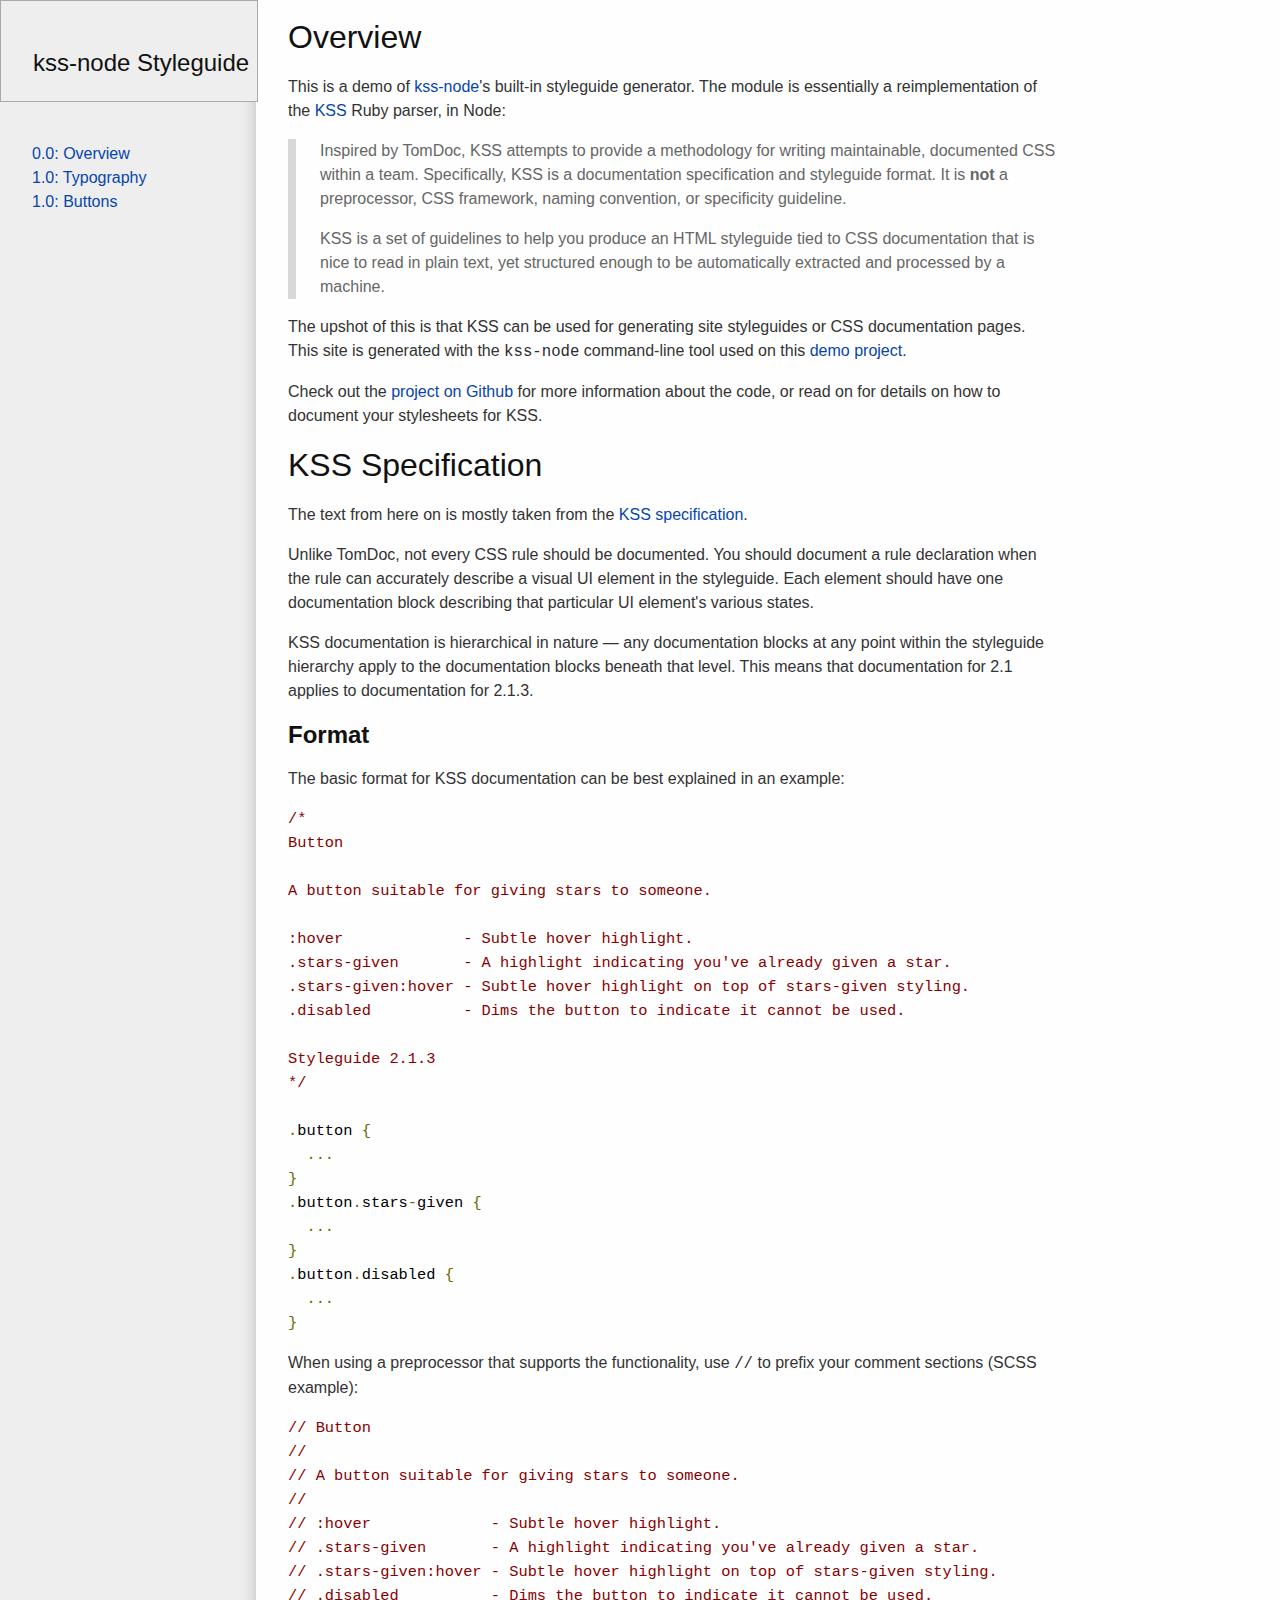
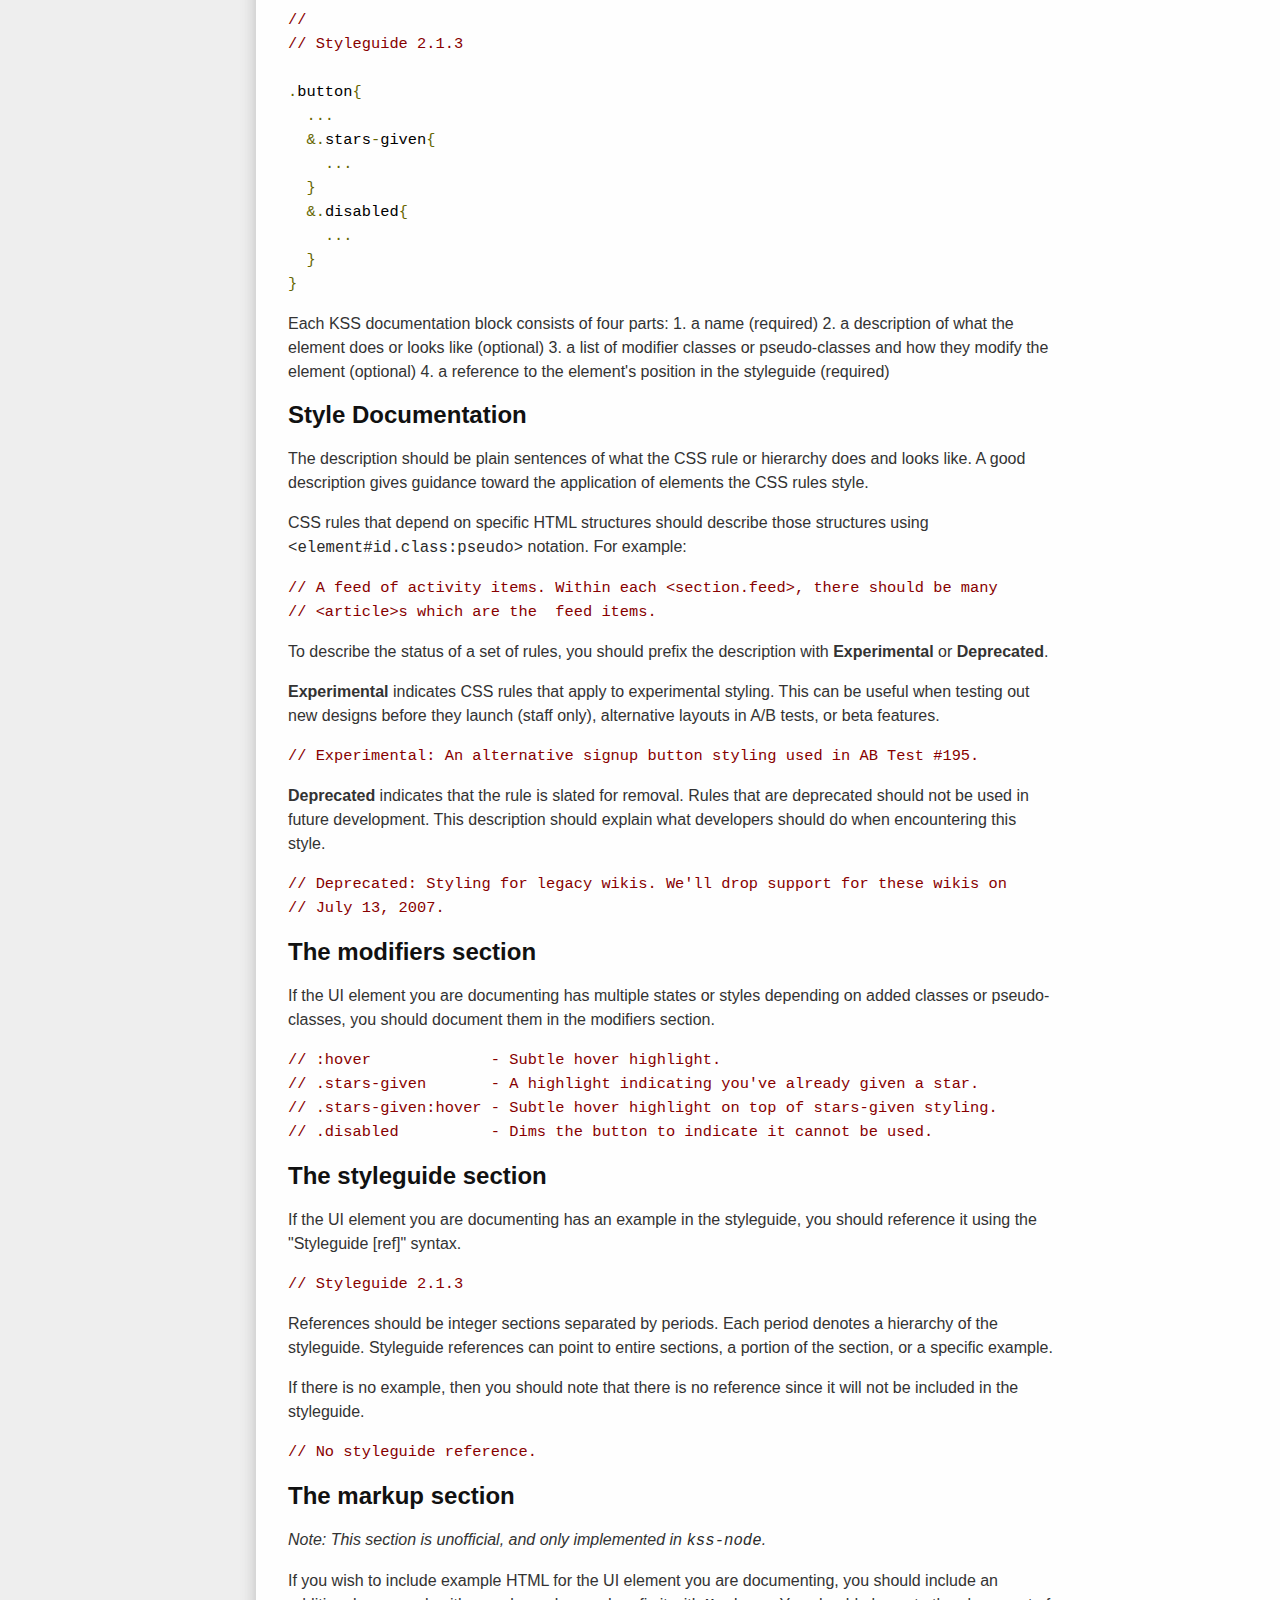
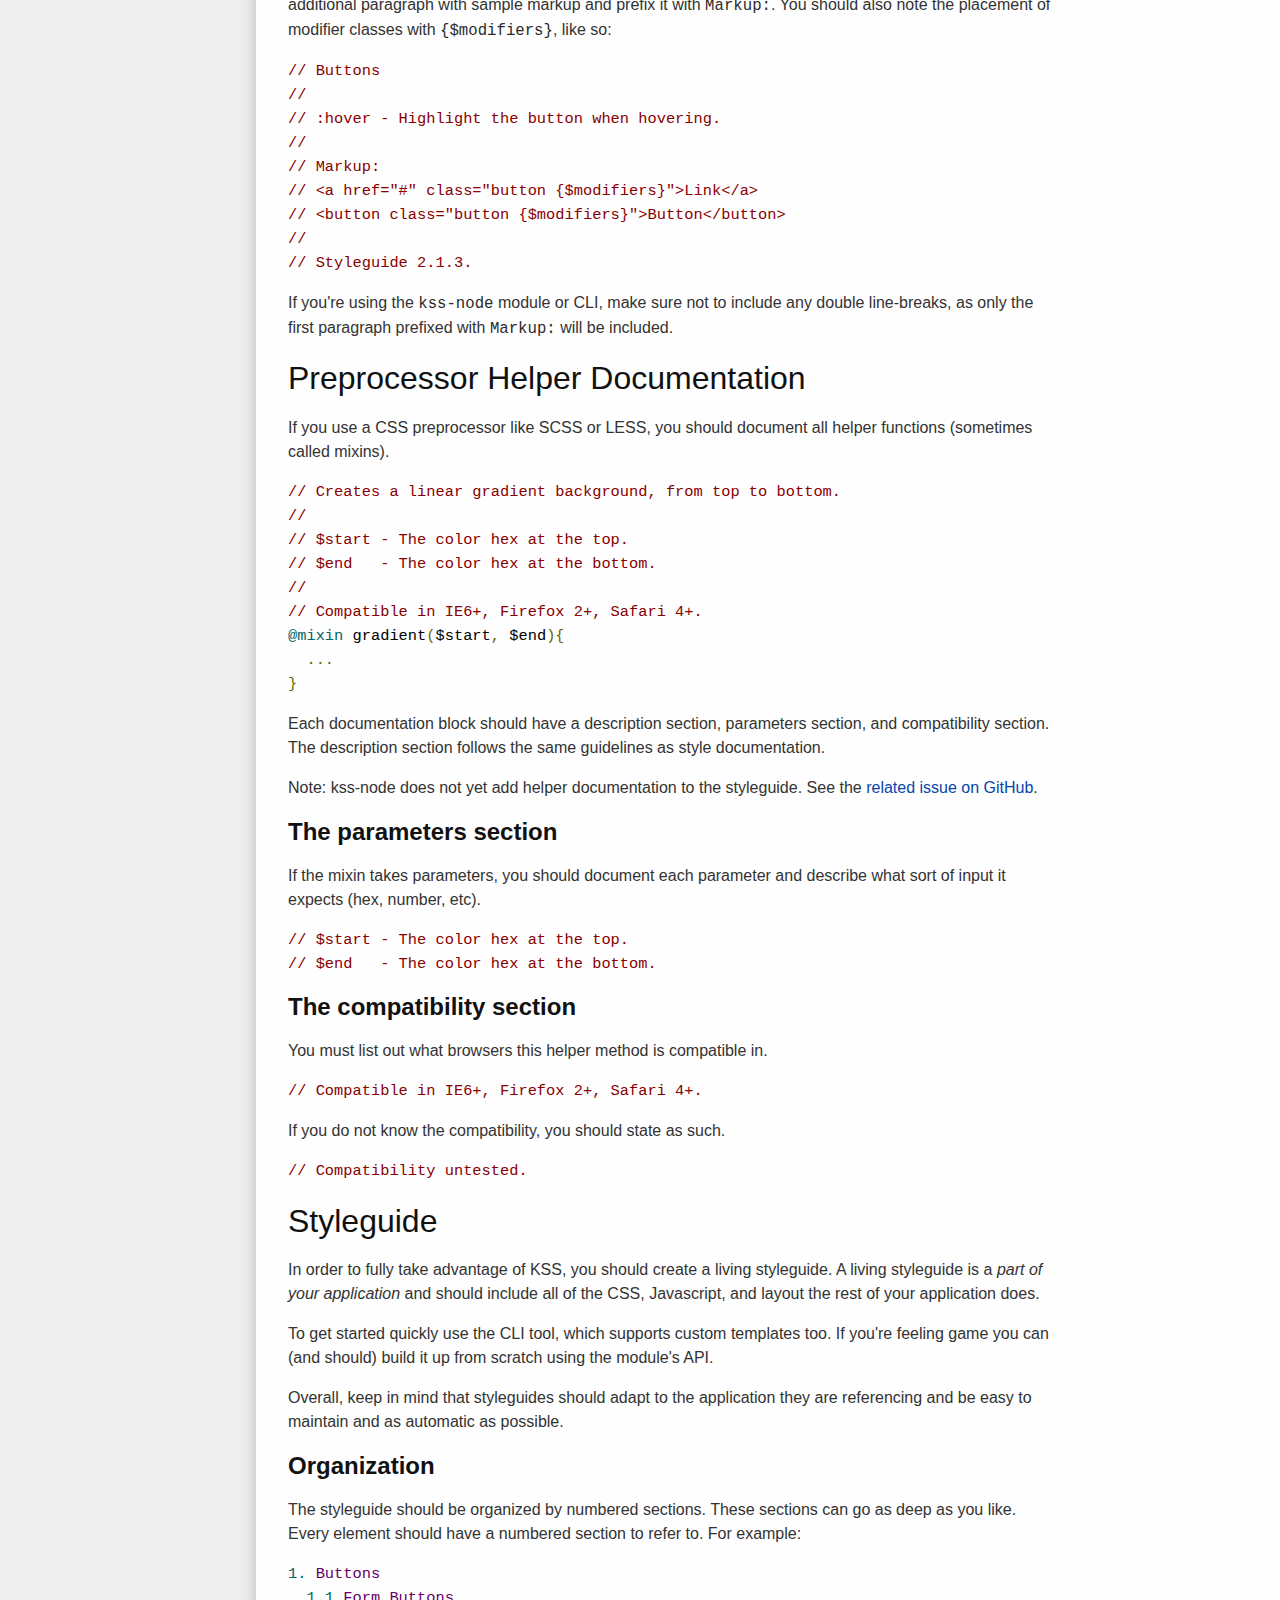
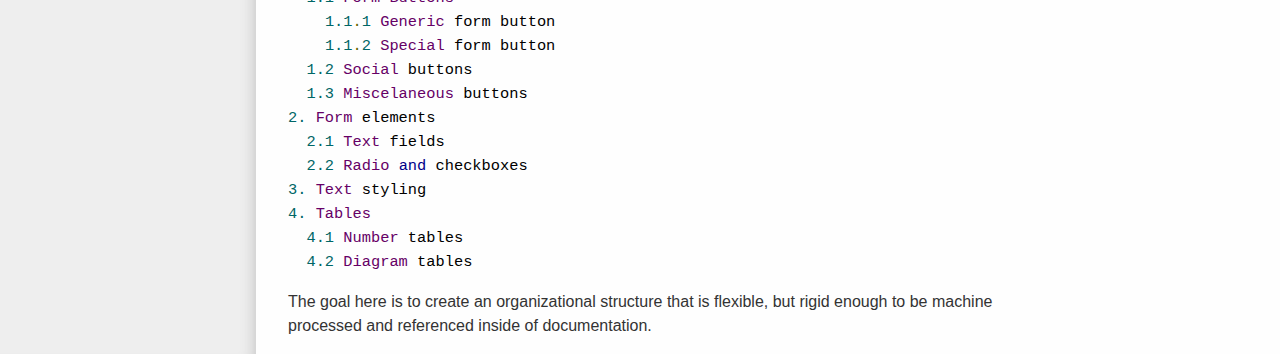
<file: styleguide/index.html>
<!DOCTYPE html>
<!--[if lt IE 7]> <html class="no-js lt-ie9 lt-ie8 lt-ie7" lang="en"> <![endif]-->
<!--[if IE 7]>    <html class="no-js lt-ie9 lt-ie8" lang="en"> <![endif]-->
<!--[if IE 8]>    <html class="no-js lt-ie9" lang="en"> <![endif]-->
<!--[if gt IE 8]><!--> <html class="no-js" lang="en"> <!--<![endif]-->
<head>
  <meta charset="utf-8">
  <title>KSS: Living Styleguide</title>

  <meta name="description" content="">
  <meta name="generator" content="kss-node" />
  <meta name="viewport" content="width=device-width">

  <link rel="stylesheet" type="text/css" href="http://fonts.googleapis.com/css?family=Droid+Serif">
  <link rel="stylesheet" href="public/kss.css">
  <link rel="stylesheet" href="public/style.css">
</head>
<body><div id="kss-wrapper">

<div id="kss-nav">
  <header id="kss-header">
    <hgroup><h1>kss-node Styleguide</h1></hgroup>
  </header>
  <aside>
    <nav><ul>
      <li><a href="index.html">0.0: Overview</a></li>
    
      <li><a href="section-1.html">1.0: Typography</a></li>
    
      <li><a href="section-1.html">1.0: Buttons</a></li>
    
    </ul></nav>
  </aside>
</div>
<div role="main" id="kss-main">
  <article id="kss-content">
  
    <h1 class="kss-title kss-title-main"> Overview </h1>

<p>This is a demo of <a href="https://github.com/kss-node/kss-node">kss-node</a>&apos;s built-in styleguide generator. The module is essentially a reimplementation of the <a href="https://github.com/kneath/kss">KSS</a> Ruby parser, in Node:

</p>
<blockquote>
<p>Inspired by TomDoc, KSS attempts to provide a methodology for writing maintainable, documented CSS within a team.
Specifically, KSS is a documentation specification and styleguide format.
It is <strong>not</strong> a preprocessor, CSS framework, naming convention, or specificity guideline.

</p>
<p>KSS is a set of guidelines to help you produce an HTML styleguide tied to CSS documentation that is nice to read in plain text, yet structured enough to be automatically extracted and processed by a machine.

</p>
</blockquote>
<p>The upshot of this is that KSS can be used for generating site styleguides or CSS documentation pages. This site is generated with the <code>kss-node</code> command-line tool used on this <a href="https://github.com/kss-node/kss-node/tree/master/demo">demo project</a>.

</p>
<p>Check out the <a href="https://github.com/kss-node/kss-node">project on Github</a> for more information about the code, or read on for details on how to document your stylesheets for KSS.

</p>
<h1>KSS Specification</h1>
<p>The text from here on is mostly taken from the <a href="https://github.com/kneath/kss/blob/master/SPEC.md">KSS specification</a>.

</p>
<p>Unlike TomDoc, not every CSS rule should be documented. You should document a rule declaration when the rule can accurately describe a visual UI element in the styleguide. Each element should have one documentation block describing that particular UI element&apos;s various states.

</p>
<p>KSS documentation is hierarchical in nature — any documentation blocks at any point within the styleguide hierarchy apply to the documentation blocks beneath that level. This means that documentation for 2.1 applies to documentation for 2.1.3.

</p>
<h2>Format</h2>
<p>The basic format for KSS documentation can be best explained in an example:

</p>
<pre><code class="css">/*
Button

A button suitable for giving stars to someone.

:hover             - Subtle hover highlight.
.stars-given       - A highlight indicating you&apos;ve already given a star.
.stars-given:hover - Subtle hover highlight on top of stars-given styling.
.disabled          - Dims the button to indicate it cannot be used.

Styleguide 2.1.3
*/

.button {
  ...
}
.button.stars-given {
  ...
}
.button.disabled {
  ...
}</code></pre>
<p>When using a preprocessor that supports the functionality, use <code>//</code> to prefix your comment sections (SCSS example):

</p>
<pre><code class="less">// Button
//
// A button suitable for giving stars to someone.
//
// :hover             - Subtle hover highlight.
// .stars-given       - A highlight indicating you&apos;ve already given a star.
// .stars-given:hover - Subtle hover highlight on top of stars-given styling.
// .disabled          - Dims the button to indicate it cannot be used.
//
// Styleguide 2.1.3

.button{
  ...
  &amp;.stars-given{
    ...
  }
  &amp;.disabled{
    ...
  }
}</code></pre>
<p>Each KSS documentation block consists of four parts:
1. a name (required)
2. a description of what the element does or looks like (optional)
3. a list of modifier classes or pseudo-classes and how they modify the element (optional)
4. a reference to the element&apos;s position in the styleguide (required)

</p>
<h2>Style Documentation</h2>
<p>The description should be plain sentences of what the CSS rule or hierarchy does and looks like. A good description gives guidance toward the application of elements the CSS rules style.

</p>
<p>CSS rules that depend on specific HTML structures should describe those structures using <code>&lt;element#id.class:pseudo&gt;</code> notation. For example:

</p>
<pre><code class="less">// A feed of activity items. Within each &lt;section.feed&gt;, there should be many
// &lt;article&gt;s which are the  feed items.</code></pre>
<p>To describe the status of a set of rules, you should prefix the description with <strong>Experimental</strong> or <strong>Deprecated</strong>.

</p>
<p><strong>Experimental</strong> indicates CSS rules that apply to experimental styling. This can be useful when testing out new designs before they launch (staff only), alternative layouts in A/B tests, or beta features.

</p>
<pre><code class="less">// Experimental: An alternative signup button styling used in AB Test #195.</code></pre>
<p><strong>Deprecated</strong> indicates that the rule is slated for removal. Rules that are deprecated should not be used in future development. This description should explain what developers should do when encountering this style.

</p>
<pre><code class="less">// Deprecated: Styling for legacy wikis. We&apos;ll drop support for these wikis on
// July 13, 2007.</code></pre>
<h2>The modifiers section</h2>
<p>If the UI element you are documenting has multiple states or styles depending on added classes or pseudo-classes, you should document them in the modifiers section.

</p>
<pre><code class="less">// :hover             - Subtle hover highlight.
// .stars-given       - A highlight indicating you&apos;ve already given a star.
// .stars-given:hover - Subtle hover highlight on top of stars-given styling.
// .disabled          - Dims the button to indicate it cannot be used.</code></pre>
<h2>The styleguide section</h2>
<p>If the UI element you are documenting has an example in the styleguide, you should reference it using the &quot;Styleguide [ref]&quot; syntax.

</p>
<pre><code class="less">// Styleguide 2.1.3</code></pre>
<p>References should be integer sections separated by periods. Each period denotes a hierarchy of the styleguide. Styleguide references can point to entire sections, a portion of the section, or a specific example.

</p>
<p>If there is no example, then you should note that there is no reference since it will not be included in the styleguide.

</p>
<pre><code class="less">// No styleguide reference.</code></pre>
<h2>The markup section</h2>
<p><em>Note: This section is unofficial, and only implemented in <code>kss-node</code>.</em>

</p>
<p>If you wish to include example HTML for the UI element you are documenting, you should include an additional paragraph with sample markup and prefix it with <code>Markup:</code>. You should also note the placement of modifier classes with <code>{$modifiers}</code>, like so:

</p>
<pre><code class="less">// Buttons
//
// :hover - Highlight the button when hovering.
//
// Markup:
// &lt;a href=&quot;#&quot; class=&quot;button {$modifiers}&quot;&gt;Link&lt;/a&gt;
// &lt;button class=&quot;button {$modifiers}&quot;&gt;Button&lt;/button&gt;
//
// Styleguide 2.1.3.</code></pre>
<p>If you&apos;re using the <code>kss-node</code> module or CLI, make sure not to include any double line-breaks, as only the first paragraph prefixed with <code>Markup:</code> will be included.

</p>
<h1>Preprocessor Helper Documentation</h1>
<p>If you use a CSS preprocessor like SCSS or LESS, you should document all helper functions (sometimes called mixins).

</p>
<pre><code class="less">// Creates a linear gradient background, from top to bottom.
//
// $start - The color hex at the top.
// $end   - The color hex at the bottom.
//
// Compatible in IE6+, Firefox 2+, Safari 4+.
@mixin gradient($start, $end){
  ...
}</code></pre>
<p>Each documentation block should have a description section, parameters section, and compatibility section.  The description section follows the same guidelines as style documentation.

</p>
<p>Note: kss-node does not yet add helper documentation to the styleguide. See the <a href="https://github.com/kss-node/kss-node/issues/22">related issue on GitHub</a>.

</p>
<h2>The parameters section</h2>
<p>If the mixin takes parameters, you should document each parameter and describe what sort of input it expects (hex, number, etc).

</p>
<pre><code class="less">// $start - The color hex at the top.
// $end   - The color hex at the bottom.</code></pre>
<h2>The compatibility section</h2>
<p>You must list out what browsers this helper method is compatible in.

</p>
<pre><code class="less">// Compatible in IE6+, Firefox 2+, Safari 4+.</code></pre>
<p>If you do not know the compatibility, you should state as such.

</p>
<pre><code class="less">// Compatibility untested.</code></pre>
<h1>Styleguide</h1>
<p>In order to fully take advantage of KSS, you should create a living styleguide. A living styleguide is a <em>part of your application</em> and should include all of the CSS, Javascript, and layout the rest of your application does.

</p>
<p>To get started quickly use the CLI tool, which supports custom templates too. If you&apos;re feeling game you can (and should) build it up from scratch using the module&apos;s API.

</p>
<p>Overall, keep in mind that styleguides should adapt to the application they are referencing and be easy to maintain and as automatic as possible.

</p>
<h2>Organization</h2>
<p>The styleguide should be organized by numbered sections. These sections can go as deep as you like. Every element should have a numbered section to refer to. For example:

</p>
<pre><code>1. Buttons
  1.1 Form Buttons
    1.1.1 Generic form button
    1.1.2 Special form button
  1.2 Social buttons
  1.3 Miscelaneous buttons
2. Form elements
  2.1 Text fields
  2.2 Radio and checkboxes
3. Text styling
4. Tables
  4.1 Number tables
  4.2 Diagram tables</code></pre>
<p>The goal here is to create an organizational structure that is flexible, but  rigid enough to be machine processed and referenced inside of documentation.
</p>

  
  </article>
</div>



<!-- SCRIPTS -->
<script src="public/kss.js"></script>
<script src="public/prettify.js"></script>
<script src="http://ajax.googleapis.com/ajax/libs/jquery/1.7.1/jquery.min.js"></script>
<script>
  $(document).ready(function(){
    var sidebarAdjust = function() {
      // Match footer/body height
      var height = Math.max($(window).height(), $('#kss-main').height());

      if ($(window).width() <= 768) {
        $('#kss-main, #kss-nav').height('auto');
      } else {
        $('#kss-main, #kss-nav').height(height);
      }
    };

    $(window).resize(sidebarAdjust);
    $(window).scroll(sidebarAdjust);
    sidebarAdjust();

    // Ensure code blocks are highlighted properly...
    $('pre>code').addClass('prettyprint');
    prettyPrint();
  });
</script>




</div></body>
</html>
</file>
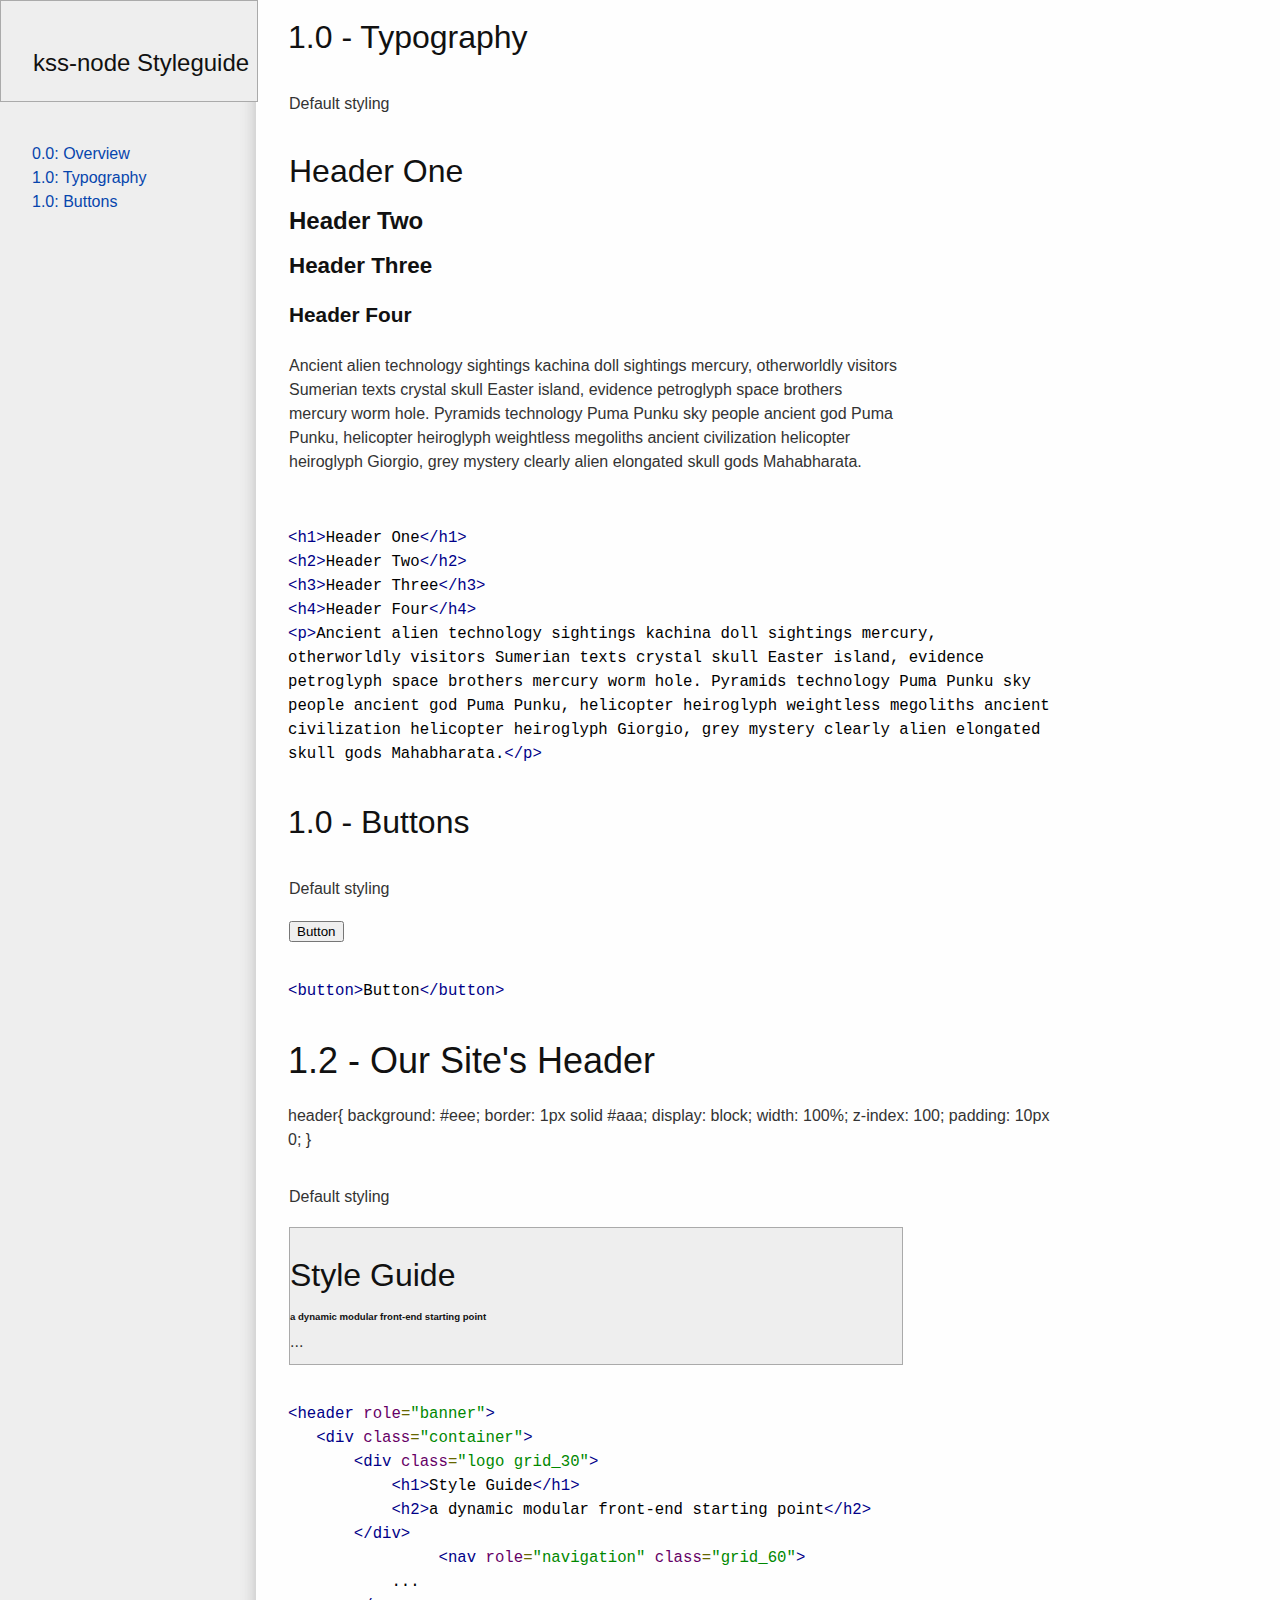
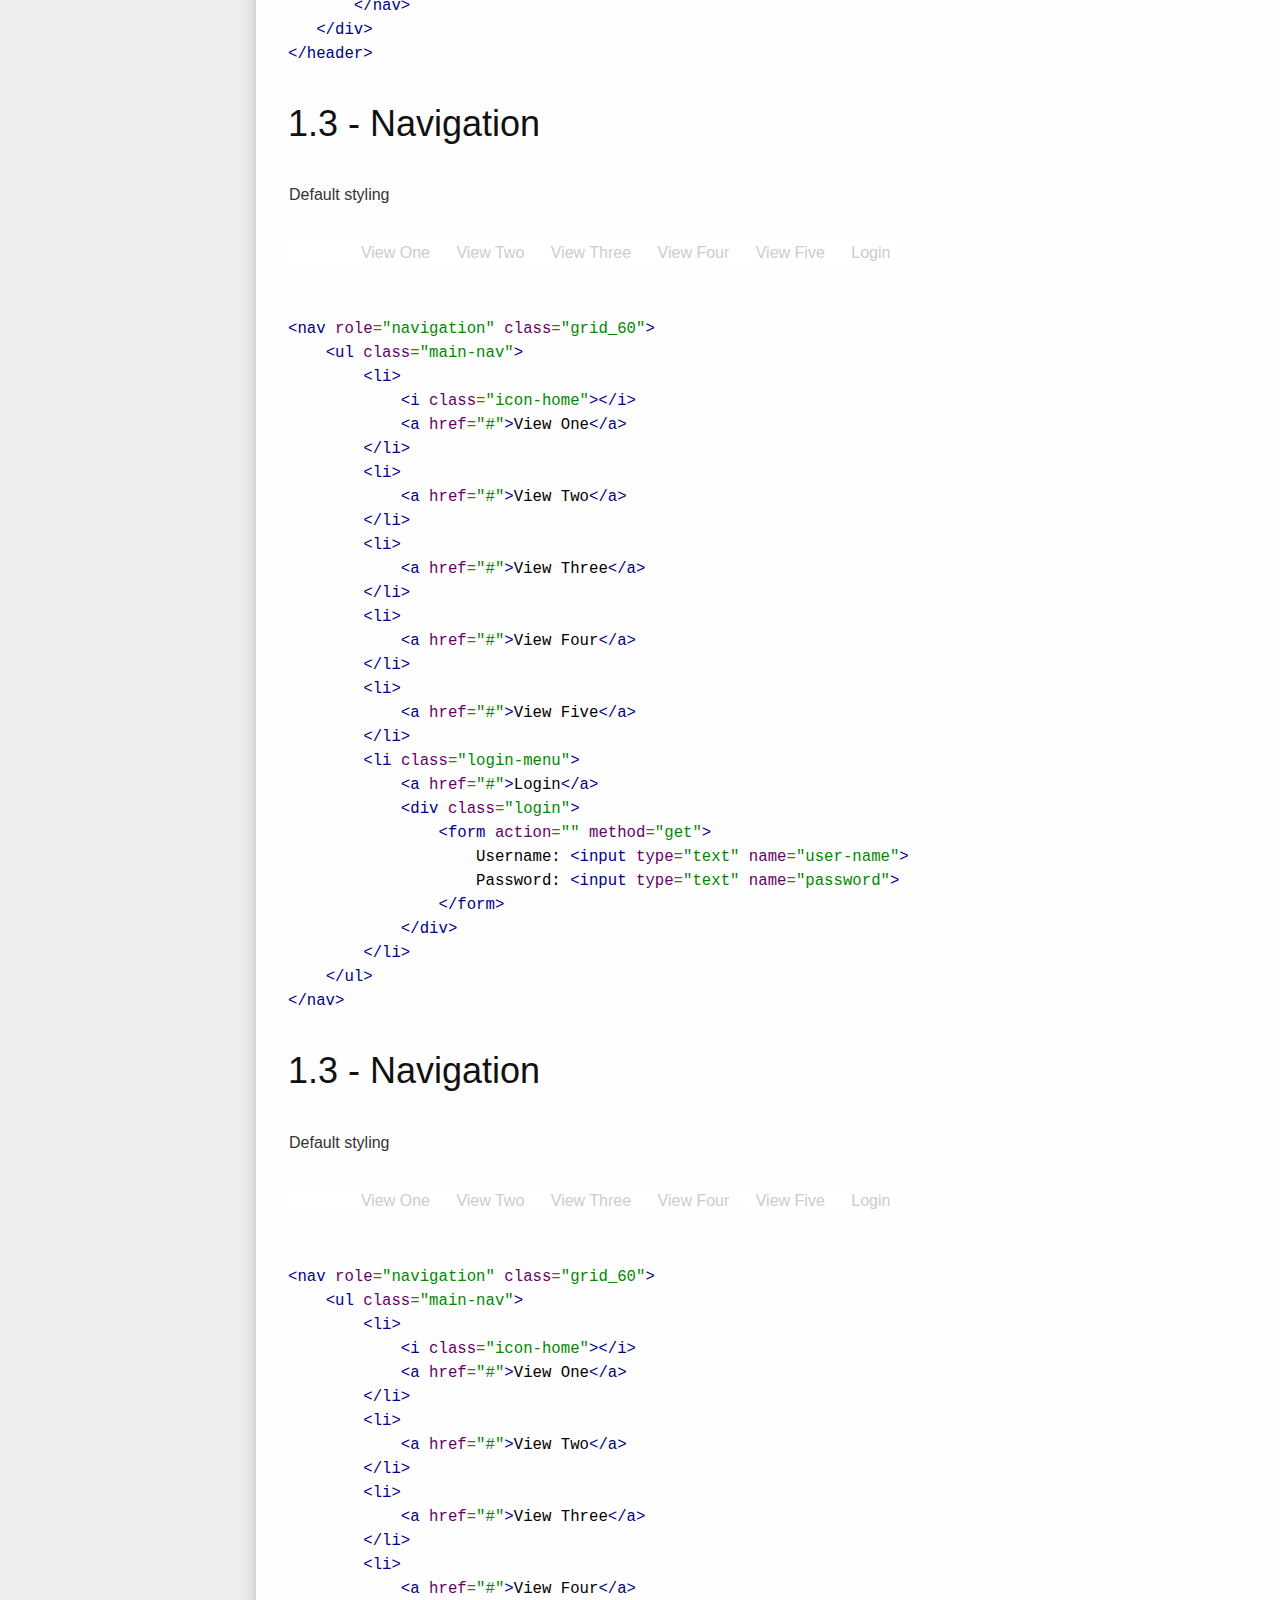
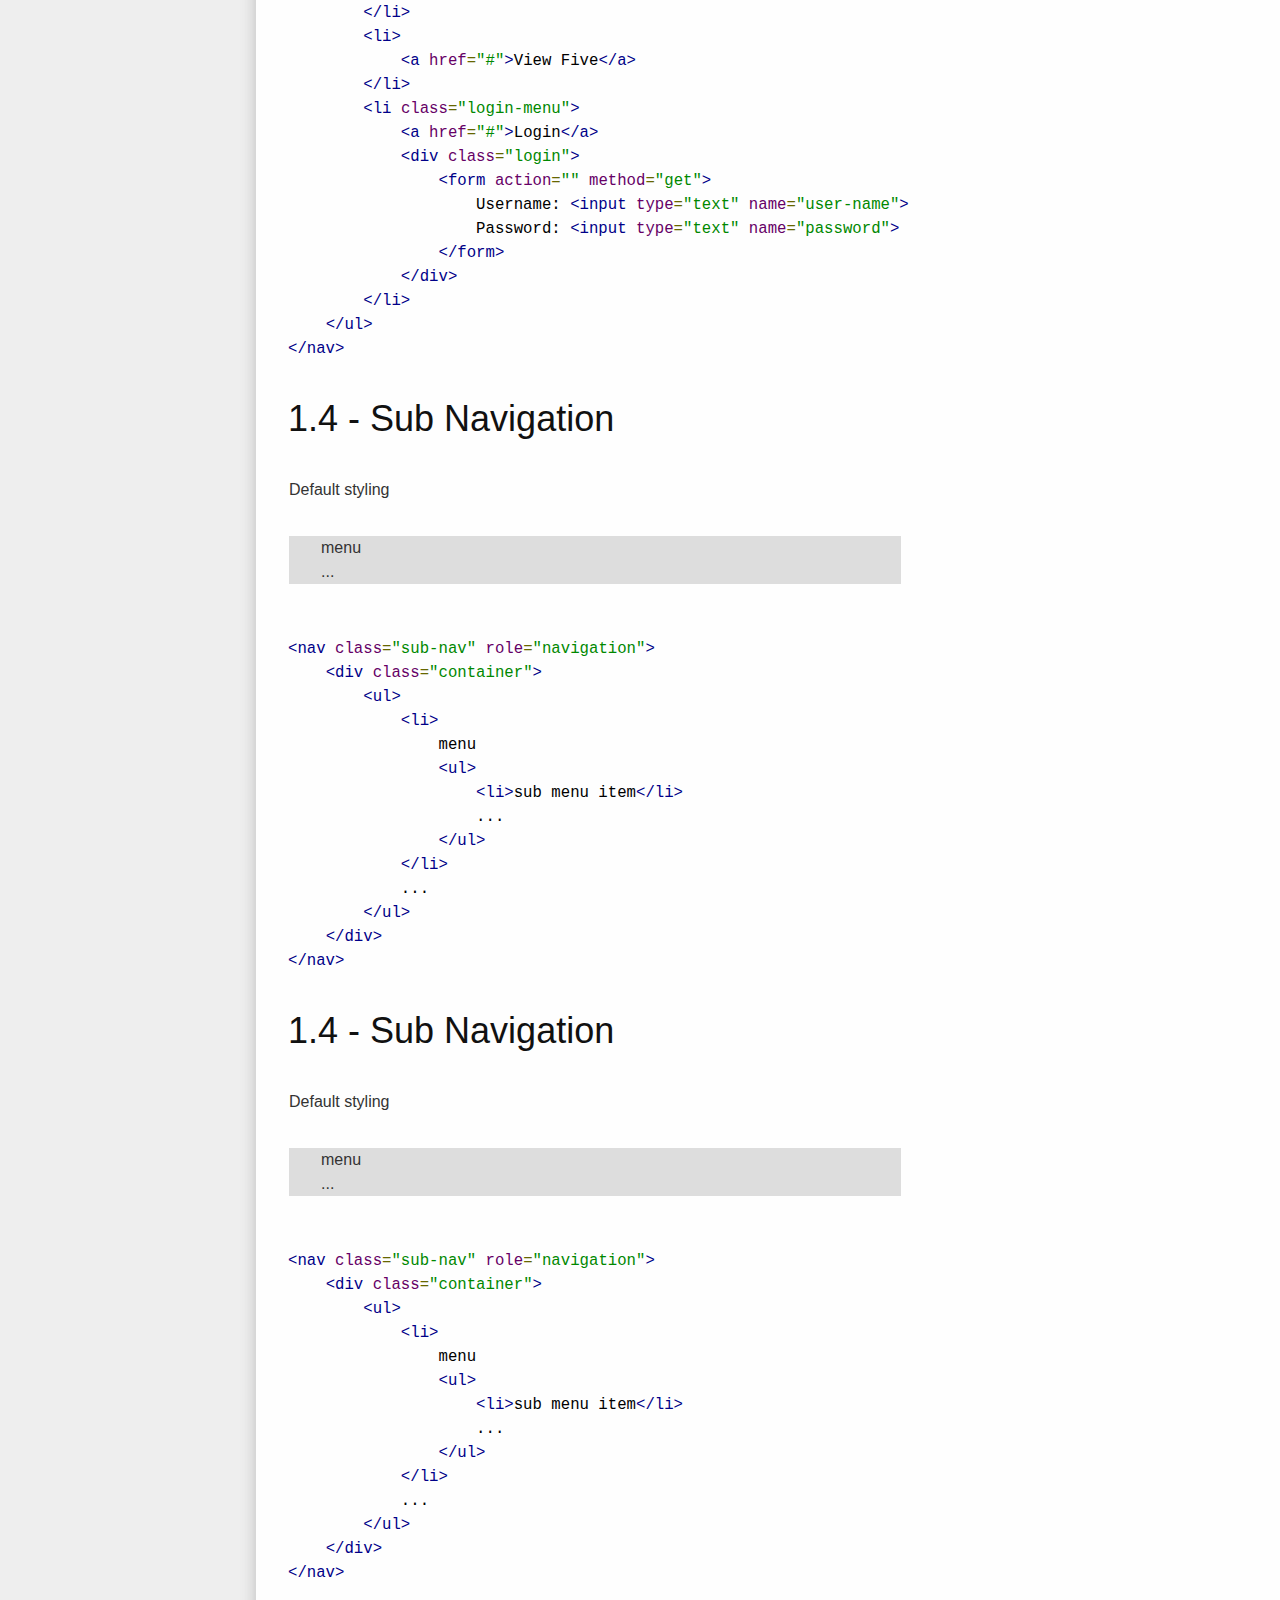
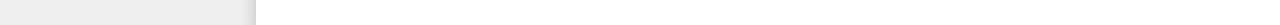
<file: styleguide/section-1.html>
<!DOCTYPE html>
<!--[if lt IE 7]> <html class="no-js lt-ie9 lt-ie8 lt-ie7" lang="en"> <![endif]-->
<!--[if IE 7]>    <html class="no-js lt-ie9 lt-ie8" lang="en"> <![endif]-->
<!--[if IE 8]>    <html class="no-js lt-ie9" lang="en"> <![endif]-->
<!--[if gt IE 8]><!--> <html class="no-js" lang="en"> <!--<![endif]-->
<head>
  <meta charset="utf-8">
  <title>KSS: Living Styleguide</title>

  <meta name="description" content="">
  <meta name="generator" content="kss-node" />
  <meta name="viewport" content="width=device-width">

  <link rel="stylesheet" type="text/css" href="http://fonts.googleapis.com/css?family=Droid+Serif">
  <link rel="stylesheet" href="public/kss.css">
  <link rel="stylesheet" href="public/style.css">
</head>
<body><div id="kss-wrapper">

<div id="kss-nav">
  <header id="kss-header">
    <hgroup><h1>kss-node Styleguide</h1></hgroup>
  </header>
  <aside>
    <nav><ul>
      <li><a href="index.html">0.0: Overview</a></li>
    
      <li><a href="section-1.html">1.0: Typography</a></li>
    
      <li><a href="section-1.html">1.0: Buttons</a></li>
    
    </ul></nav>
  </aside>
</div>
<div role="main" id="kss-main">
  <article id="kss-content">
  

    
    
      

      <h1 class="kss-title"><span class="kss-ref">1.0</span> - Typography</h1>

      

      
        <table class="kss-mod-list">
          <tr class="kss-mod-desc-group">
            <td class="kss-mod-desc"><p>Default styling</p></td>
            <td class="kss-mod-name"></td>
          </tr>
          <tr class="kss-mod-example">
            <td colspan="2"><h1>Header One</h1>
<h2>Header Two</h2>
<h3>Header Three</h3>
<h4>Header Four</h4>
<p>Ancient alien technology sightings kachina doll sightings mercury, otherworldly visitors Sumerian texts crystal skull Easter island, evidence petroglyph space brothers mercury worm hole. Pyramids technology Puma Punku sky people ancient god Puma Punku, helicopter heiroglyph weightless megoliths ancient civilization helicopter heiroglyph Giorgio, grey mystery clearly alien elongated skull gods Mahabharata.</p></td>
          </tr>
        
        </table>

        <div class="kss-markup">
          <pre class="prettyprint lang-html">&lt;h1&gt;Header One&lt;/h1&gt;
&lt;h2&gt;Header Two&lt;/h2&gt;
&lt;h3&gt;Header Three&lt;/h3&gt;
&lt;h4&gt;Header Four&lt;/h4&gt;
&lt;p&gt;Ancient alien technology sightings kachina doll sightings mercury, otherworldly visitors Sumerian texts crystal skull Easter island, evidence petroglyph space brothers mercury worm hole. Pyramids technology Puma Punku sky people ancient god Puma Punku, helicopter heiroglyph weightless megoliths ancient civilization helicopter heiroglyph Giorgio, grey mystery clearly alien elongated skull gods Mahabharata.&lt;/p&gt;</pre>
        </div>
      

      
    
      

      <h1 class="kss-title"><span class="kss-ref">1.0</span> - Buttons</h1>

      

      
        <table class="kss-mod-list">
          <tr class="kss-mod-desc-group">
            <td class="kss-mod-desc"><p>Default styling</p></td>
            <td class="kss-mod-name"></td>
          </tr>
          <tr class="kss-mod-example">
            <td colspan="2"><button>Button</button></td>
          </tr>
        
        </table>

        <div class="kss-markup">
          <pre class="prettyprint lang-html">&lt;button&gt;Button&lt;/button&gt;</pre>
        </div>
      

      
    
      
      <section class="kss-depth-2">
      

      <h1 class="kss-title"><span class="kss-ref">1.2</span> - Our Site&#x27;s Header</h1>

      
        <div class="kss-box"><p>header{
    background: #eee;
    border: 1px solid #aaa;
    display: block;
    width: 100%;
    z-index: 100;
    padding: 10px 0;
}</p>
</div>
      

      
        <table class="kss-mod-list">
          <tr class="kss-mod-desc-group">
            <td class="kss-mod-desc"><p>Default styling</p></td>
            <td class="kss-mod-name"></td>
          </tr>
          <tr class="kss-mod-example">
            <td colspan="2"><header role="banner">
   <div class="container">
       <div class="logo grid_30">    
           <h1>Style Guide</h1>
           <h2>a dynamic modular front-end starting point</h2>
       </div>
		<nav role="navigation" class="grid_60">
           ...
       </nav>
   </div>
</header></td>
          </tr>
        
        </table>

        <div class="kss-markup">
          <pre class="prettyprint lang-html">&lt;header role=&quot;banner&quot;&gt;
   &lt;div class=&quot;container&quot;&gt;
       &lt;div class=&quot;logo grid_30&quot;&gt;    
           &lt;h1&gt;Style Guide&lt;/h1&gt;
           &lt;h2&gt;a dynamic modular front-end starting point&lt;/h2&gt;
       &lt;/div&gt;
		&lt;nav role=&quot;navigation&quot; class=&quot;grid_60&quot;&gt;
           ...
       &lt;/nav&gt;
   &lt;/div&gt;
&lt;/header&gt;</pre>
        </div>
      

      
      </section>
      
    
      
      <section class="kss-depth-2">
      

      <h1 class="kss-title"><span class="kss-ref">1.3</span> - Navigation</h1>

      

      
        <table class="kss-mod-list">
          <tr class="kss-mod-desc-group">
            <td class="kss-mod-desc"><p>Default styling</p></td>
            <td class="kss-mod-name"></td>
          </tr>
          <tr class="kss-mod-example">
            <td colspan="2"><nav role="navigation" class="grid_60">
    <ul class="main-nav">
        <li>
            <i class="icon-home"></i>
            <a href="#">View One</a>
        </li>
        <li>
            <a href="#">View Two</a>
        </li>
        <li>
            <a href="#">View Three</a>
        </li>
        <li>
            <a href="#">View Four</a>
        </li>
        <li>
            <a href="#">View Five</a>
        </li>
        <li class="login-menu">
            <a href="#">Login</a>
            <div class="login">
                <form action="" method="get">
                    Username: <input type="text" name="user-name">
                    Password: <input type="text" name="password">
                </form>
            </div>
        </li>
    </ul>
</nav></td>
          </tr>
        
        </table>

        <div class="kss-markup">
          <pre class="prettyprint lang-html">&lt;nav role=&quot;navigation&quot; class=&quot;grid_60&quot;&gt;
    &lt;ul class=&quot;main-nav&quot;&gt;
        &lt;li&gt;
            &lt;i class=&quot;icon-home&quot;&gt;&lt;/i&gt;
            &lt;a href=&quot;#&quot;&gt;View One&lt;/a&gt;
        &lt;/li&gt;
        &lt;li&gt;
            &lt;a href=&quot;#&quot;&gt;View Two&lt;/a&gt;
        &lt;/li&gt;
        &lt;li&gt;
            &lt;a href=&quot;#&quot;&gt;View Three&lt;/a&gt;
        &lt;/li&gt;
        &lt;li&gt;
            &lt;a href=&quot;#&quot;&gt;View Four&lt;/a&gt;
        &lt;/li&gt;
        &lt;li&gt;
            &lt;a href=&quot;#&quot;&gt;View Five&lt;/a&gt;
        &lt;/li&gt;
        &lt;li class=&quot;login-menu&quot;&gt;
            &lt;a href=&quot;#&quot;&gt;Login&lt;/a&gt;
            &lt;div class=&quot;login&quot;&gt;
                &lt;form action=&quot;&quot; method=&quot;get&quot;&gt;
                    Username: &lt;input type=&quot;text&quot; name=&quot;user-name&quot;&gt;
                    Password: &lt;input type=&quot;text&quot; name=&quot;password&quot;&gt;
                &lt;/form&gt;
            &lt;/div&gt;
        &lt;/li&gt;
    &lt;/ul&gt;
&lt;/nav&gt;</pre>
        </div>
      

      
      </section>
      
    
      
      <section class="kss-depth-2">
      

      <h1 class="kss-title"><span class="kss-ref">1.3</span> - Navigation</h1>

      

      
        <table class="kss-mod-list">
          <tr class="kss-mod-desc-group">
            <td class="kss-mod-desc"><p>Default styling</p></td>
            <td class="kss-mod-name"></td>
          </tr>
          <tr class="kss-mod-example">
            <td colspan="2"><nav role="navigation" class="grid_60">
    <ul class="main-nav">
        <li>
            <i class="icon-home"></i>
            <a href="#">View One</a>
        </li>
        <li>
            <a href="#">View Two</a>
        </li>
        <li>
            <a href="#">View Three</a>
        </li>
        <li>
            <a href="#">View Four</a>
        </li>
        <li>
            <a href="#">View Five</a>
        </li>
        <li class="login-menu">
            <a href="#">Login</a>
            <div class="login">
                <form action="" method="get">
                    Username: <input type="text" name="user-name">
                    Password: <input type="text" name="password">
                </form>
            </div>
        </li>
    </ul>
</nav></td>
          </tr>
        
        </table>

        <div class="kss-markup">
          <pre class="prettyprint lang-html">&lt;nav role=&quot;navigation&quot; class=&quot;grid_60&quot;&gt;
    &lt;ul class=&quot;main-nav&quot;&gt;
        &lt;li&gt;
            &lt;i class=&quot;icon-home&quot;&gt;&lt;/i&gt;
            &lt;a href=&quot;#&quot;&gt;View One&lt;/a&gt;
        &lt;/li&gt;
        &lt;li&gt;
            &lt;a href=&quot;#&quot;&gt;View Two&lt;/a&gt;
        &lt;/li&gt;
        &lt;li&gt;
            &lt;a href=&quot;#&quot;&gt;View Three&lt;/a&gt;
        &lt;/li&gt;
        &lt;li&gt;
            &lt;a href=&quot;#&quot;&gt;View Four&lt;/a&gt;
        &lt;/li&gt;
        &lt;li&gt;
            &lt;a href=&quot;#&quot;&gt;View Five&lt;/a&gt;
        &lt;/li&gt;
        &lt;li class=&quot;login-menu&quot;&gt;
            &lt;a href=&quot;#&quot;&gt;Login&lt;/a&gt;
            &lt;div class=&quot;login&quot;&gt;
                &lt;form action=&quot;&quot; method=&quot;get&quot;&gt;
                    Username: &lt;input type=&quot;text&quot; name=&quot;user-name&quot;&gt;
                    Password: &lt;input type=&quot;text&quot; name=&quot;password&quot;&gt;
                &lt;/form&gt;
            &lt;/div&gt;
        &lt;/li&gt;
    &lt;/ul&gt;
&lt;/nav&gt;</pre>
        </div>
      

      
      </section>
      
    
      
      <section class="kss-depth-2">
      

      <h1 class="kss-title"><span class="kss-ref">1.4</span> - Sub Navigation</h1>

      

      
        <table class="kss-mod-list">
          <tr class="kss-mod-desc-group">
            <td class="kss-mod-desc"><p>Default styling</p></td>
            <td class="kss-mod-name"></td>
          </tr>
          <tr class="kss-mod-example">
            <td colspan="2"><nav class="sub-nav" role="navigation">
    <div class="container">
        <ul>
            <li>
                menu
                <ul>
                    <li>sub menu item</li>
                    ...
                </ul>
            </li>
            ...
        </ul>
    </div>
</nav></td>
          </tr>
        
        </table>

        <div class="kss-markup">
          <pre class="prettyprint lang-html">&lt;nav class=&quot;sub-nav&quot; role=&quot;navigation&quot;&gt;
    &lt;div class=&quot;container&quot;&gt;
        &lt;ul&gt;
            &lt;li&gt;
                menu
                &lt;ul&gt;
                    &lt;li&gt;sub menu item&lt;/li&gt;
                    ...
                &lt;/ul&gt;
            &lt;/li&gt;
            ...
        &lt;/ul&gt;
    &lt;/div&gt;
&lt;/nav&gt;</pre>
        </div>
      

      
      </section>
      
    
      
      <section class="kss-depth-2">
      

      <h1 class="kss-title"><span class="kss-ref">1.4</span> - Sub Navigation</h1>

      

      
        <table class="kss-mod-list">
          <tr class="kss-mod-desc-group">
            <td class="kss-mod-desc"><p>Default styling</p></td>
            <td class="kss-mod-name"></td>
          </tr>
          <tr class="kss-mod-example">
            <td colspan="2"><nav class="sub-nav" role="navigation">
    <div class="container">
        <ul>
            <li>
                menu
                <ul>
                    <li>sub menu item</li>
                    ...
                </ul>
            </li>
            ...
        </ul>
    </div>
</nav></td>
          </tr>
        
        </table>

        <div class="kss-markup">
          <pre class="prettyprint lang-html">&lt;nav class=&quot;sub-nav&quot; role=&quot;navigation&quot;&gt;
    &lt;div class=&quot;container&quot;&gt;
        &lt;ul&gt;
            &lt;li&gt;
                menu
                &lt;ul&gt;
                    &lt;li&gt;sub menu item&lt;/li&gt;
                    ...
                &lt;/ul&gt;
            &lt;/li&gt;
            ...
        &lt;/ul&gt;
    &lt;/div&gt;
&lt;/nav&gt;</pre>
        </div>
      

      
      </section>
      
    
  
  </article>
</div>



<!-- SCRIPTS -->
<script src="public/kss.js"></script>
<script src="public/prettify.js"></script>
<script src="http://ajax.googleapis.com/ajax/libs/jquery/1.7.1/jquery.min.js"></script>
<script>
  $(document).ready(function(){
    var sidebarAdjust = function() {
      // Match footer/body height
      var height = Math.max($(window).height(), $('#kss-main').height());

      if ($(window).width() <= 768) {
        $('#kss-main, #kss-nav').height('auto');
      } else {
        $('#kss-main, #kss-nav').height(height);
      }
    };

    $(window).resize(sidebarAdjust);
    $(window).scroll(sidebarAdjust);
    sidebarAdjust();

    // Ensure code blocks are highlighted properly...
    $('pre>code').addClass('prettyprint');
    prettyPrint();
  });
</script>




</div></body>
</html>
</file>
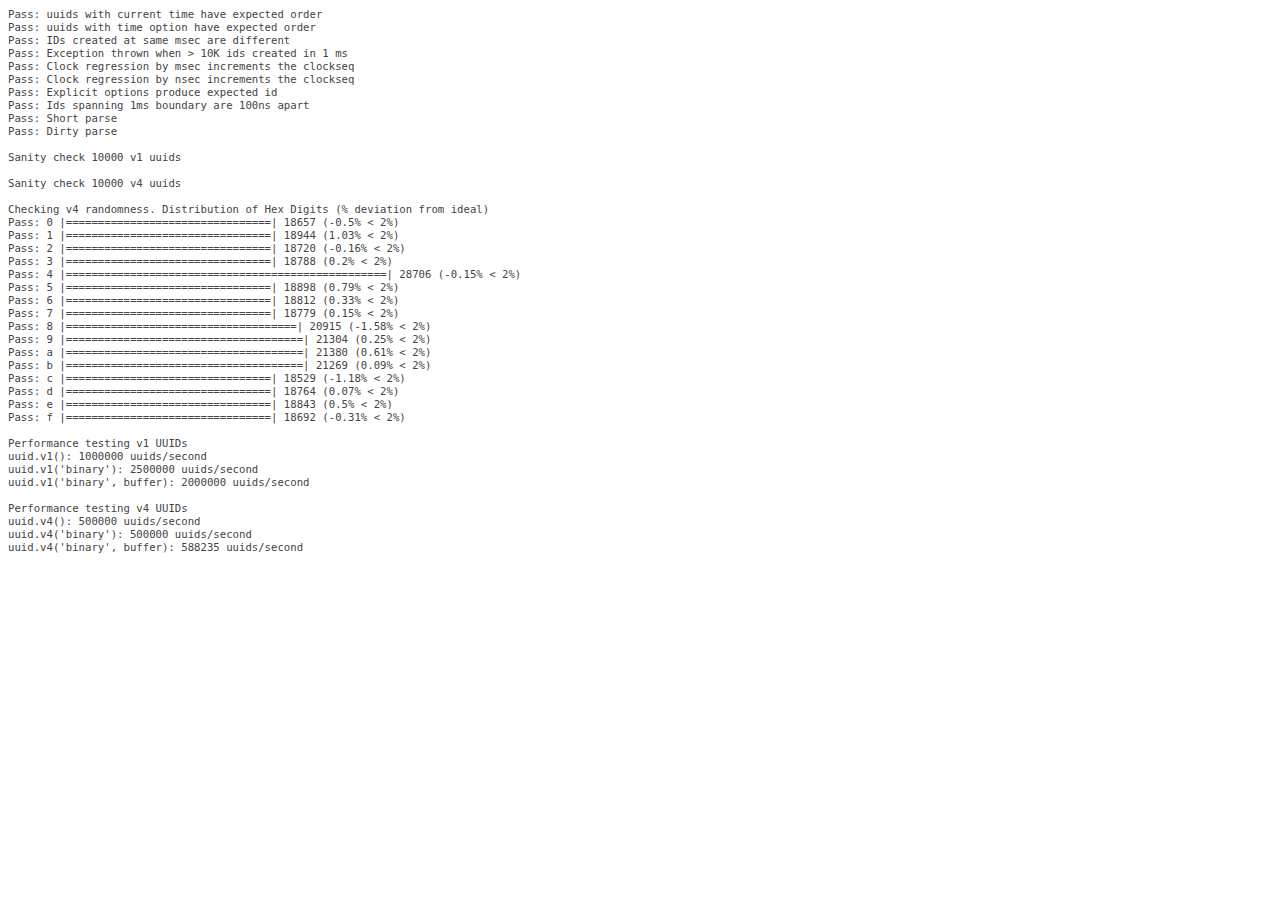
<file: node_modules/less/node_modules/request/node_modules/node-uuid/test/test.html>
<html>
  <head>
    <style>
      div {
        font-family: monospace;
        font-size: 8pt;
      }
      div.log {color: #444;}
      div.warn {color: #550;}
      div.error {color: #800; font-weight: bold;}
    </style>
    <script src="../uuid.js"></script>
  </head>
  <body>
    <script src="./test.js"></script>
  </body>
</html>
</file>
<file: styleguide/public/kss.css>
html{font-size:100%;overflow-y:scroll;-webkit-text-size-adjust:100%;-ms-text-size-adjust:100%}body{color:#444;background:#fefefe;font-family:'Droid Serif',Georgia,Palatino,'Palatino Linotype',Times,'Times New Roman',serif;font-size:12px;line-height:1.5em;padding:1em;max-width:52em}a{color:#0645ad;text-decoration:none}a:visited{color:#0b0080}a:hover{color:#06e}a:active{color:#faa700}a:focus{outline:dotted thin}a:active,a:hover{outline:0}a::-moz-selection,a::selection{background:rgba(255,255,0,.3);color:#0645ad}::-moz-selection,::selection{background:rgba(255,255,0,.3);color:#444}p{margin:1em 0}h1,h2,h3,h4,h5,h6{font-family:'Droid Serif',Georgia,Palatino,'Palatino Linotype',Times,'Times New Roman',serif;color:#111;font-weight:400;line-height:1em}h4,h5,h6{font-weight:700}h1{font-size:2.5em}h2{font-size:2em}h3{font-size:1.5em}h4{font-size:1.2em}h5{font-size:1em}h6{font-size:.9em}blockquote{color:#666;margin:0;padding-left:1.5em;border-left:.5em #d8d8d8 solid}hr{display:block;height:2px;border:0;border-top:1px solid #ddd;border-bottom:1px solid #e5e5e5;margin:1em 0;padding:0}code,kbd,pre,samp{font-family:Monaco,'Ubuntu Mono','Lucida Console','Courier New',Courier,monospace;color:#2b2b2b;font-size:.98em}pre{white-space:pre;white-space:pre-wrap;word-wrap:break-word}b,strong{font-weight:700}dfn,em,mark{font-style:italic}ins{background:#ff9;color:#111;text-decoration:none}mark{background:#ff0;color:#111;font-weight:700}sub,sup{font-size:75%;line-height:0;position:relative;vertical-align:baseline}sup{top:-.5em}sub{bottom:-.25em}ol,ul{margin:1em 0;padding:0 0 0 2em}li p:last-child{margin:0}dd{margin:0 0 0 2em}img{max-width:100%;border:0;-ms-interpolation-mode:bicubic;vertical-align:middle}table{border-collapse:collapse;border-spacing:0}td{vertical-align:top}@media only screen and (min-width:480px){body{font-size:14px}}@media only screen and (min-width:768px){body{font-size:16px}}@media print{*{background:0 0!important;color:#000!important;filter:none!important;-ms-filter:none!important}body{font-size:12pt;max-width:100%}a,a:visited{text-decoration:underline}hr{height:1px;border:0;border-bottom:1px solid #000}a[href]:after{content:" (" attr(href) ")"}abbr[title]:after{content:" (" attr(title) ")"}.ir a:after,a[href^="javascript:"]:after,a[href^="#"]:after{content:""}blockquote,pre{border:1px solid #999;padding-right:1em;page-break-inside:avoid}img,tr{page-break-inside:avoid}img{max-width:100%!important}@page :left{margin:15mm 20mm 15mm 10mm}@page :right{margin:15mm 10mm 15mm 20mm}h2,h3,p{orphans:3;widows:3}h2,h3{page-break-after:avoid}}#kss-nav{width:20%;background-color:#eee;box-shadow:inset -15px 0 15px -15px rgba(45,45,45,.25)}#kss-nav nav>ul{padding:0;margin:2.5em 2em 2em;list-style-type:none}#kss-header h1{font-size:1.5em;margin-top:1.66666667em;margin-left:1.33333333em}#kss-main,#kss-nav{position:absolute;top:0;left:0}#kss-main{padding-left:2.5%;width:77.5%;max-width:48em;left:20%}.kss-mod-list{width:100%}.kss-mod-name{text-align:right;width:20%;font-size:.75em}.kss-mod-example{padding-bottom:20px;display:block}.kss-mod-example>td{display:block}.kss-markup{margin-bottom:40px}.kss-depth-1>h1{font-size:2.375em}.kss-depth-2>h1{font-size:2.25em}.kss-depth-3>h1{font-size:2.125em}.kss-depth-4>h1{font-size:2em}.kss-depth-5>h1{font-size:1.875em}.kss-depth-6>h1{font-size:1.75em}.pln{color:#000}@media screen{.str{color:#080}.kwd{color:#008}.com{color:#800}.typ{color:#606}.lit{color:#066}.clo,.opn,.pun{color:#660}.tag{color:#008}.atn{color:#606}.atv{color:#080}.dec,.var{color:#606}.fun{color:red}}@media print,projection{.str{color:#060}.kwd{color:#006;font-weight:700}.com{color:#600;font-style:italic}.typ{color:#404;font-weight:700}.lit{color:#044}.clo,.opn,.pun{color:#440}.tag{color:#006;font-weight:700}.atn{color:#404}.atv{color:#060}}ol.linenums{margin-top:0;margin-bottom:0}li.L0,li.L1,li.L2,li.L3,li.L5,li.L6,li.L7,li.L8{list-style-type:none}li.L1,li.L3,li.L5,li.L7,li.L9{background:#eee}@media screen and (max-width:768px){#kss-main{position:static;width:90%;margin:0 auto;padding-left:0}#kss-nav{position:static;display:block;width:auto;margin:0;background:0;box-shadow:none;border-bottom:1px solid #ddd}#kss-nav nav>ul{margin-top:.5em;margin-bottom:.5em}#kss-nav nav>ul>li{display:inline-block;padding-right:1.5em}#kss-header>hgroup>h1{margin-top:0;margin-bottom:0}}@media screen and (max-width:640px){#kss-github{display:none}}
</file>
<file: styleguide/public/style.css>
body{font-family:'Open Sans',sans-serif;color:#333}h1,h2,h3,h4,h5,h6{font-family:'Open Sans',sans-serif;font-weight:800}h1{font-size:200%;font-weight:300}h2{font-size:150%}h3{font-size:140%}h4{font-size:130%}h5{font-size:110%}h6{font-size:105%}header{background:#eee;border:1px solid #aaa;display:block;width:100%;z-index:100;padding:10px 0}header .logo{text-align:left}header h2{font-size:60%;font-weight:600}.main-nav{background:#fff;text-align:right}.main-nav li{display:inline-block;padding:0 11px}.main-nav a{color:#ccc;font-size:100%;text-decoration:none}.main-nav .login{display:none}.sub-nav{background:#ddd;width:100%}.sub-nav li{width:1%;display:table-cell}.sub-nav li ul{display:none}main{background:#ccc;text-align:left}.parallax img{width:400px;height:100px;background-color:#ccc;float:right}.parallax section{padding:100px 0}.parallax article{bottom:200px;top:auto}.section1{color:#fff;background:url(http://bgfons.com/upload/aluminum_texture1784.jpg) no-repeat fixed}.section2{color:#fff;background:url(http://bgfons.com/upload/aluminum_texture1644.jpg) no-repeat fixed}.section3{color:#fff;background:url(http://www.dream-wallpaper.com/free-wallpaper/art-wallpaper/black-background-4-wallpaper/1680x1050/free-wallpaper-8.jpg) no-repeat fixed}.section4{color:#fff;background:url(http://bgfons.com/upload/ornaments_texture1127.jpg) no-repeat fixed}footer{width:100%;background:#bbb}
</file>
